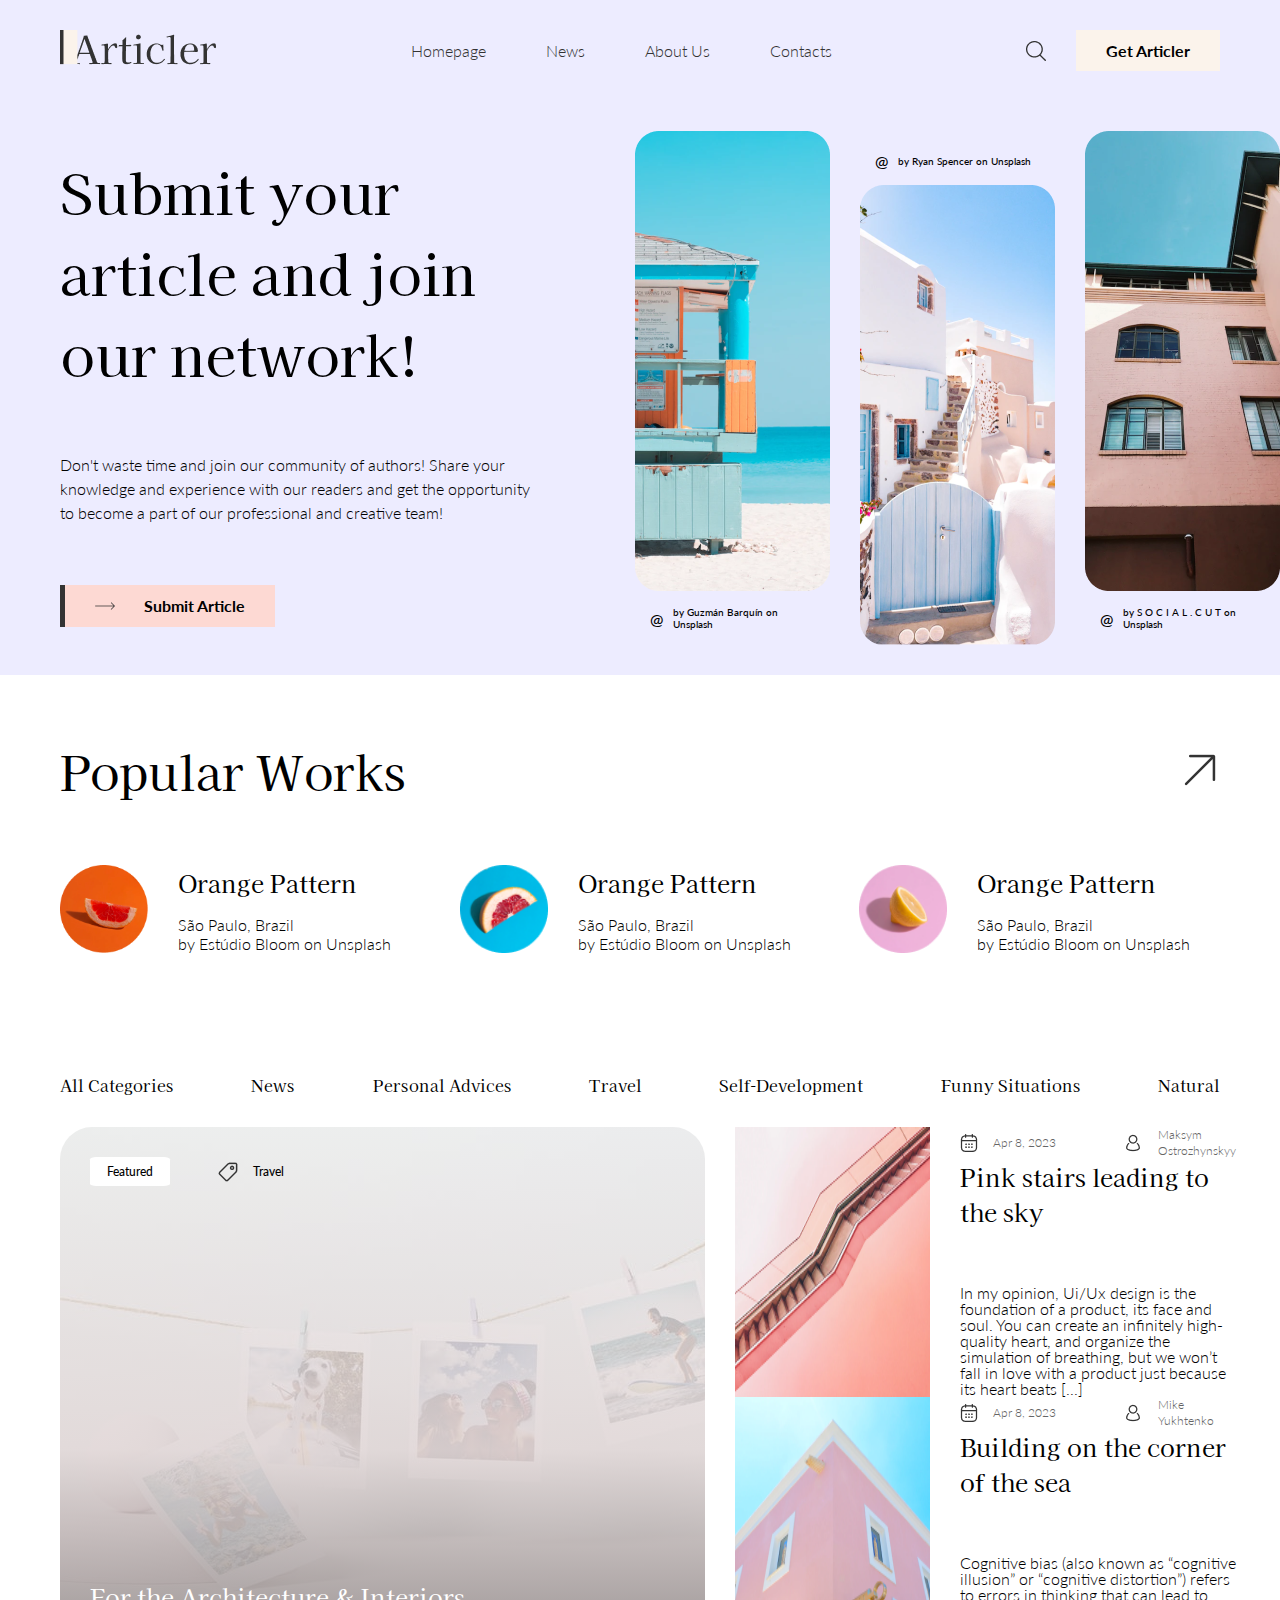
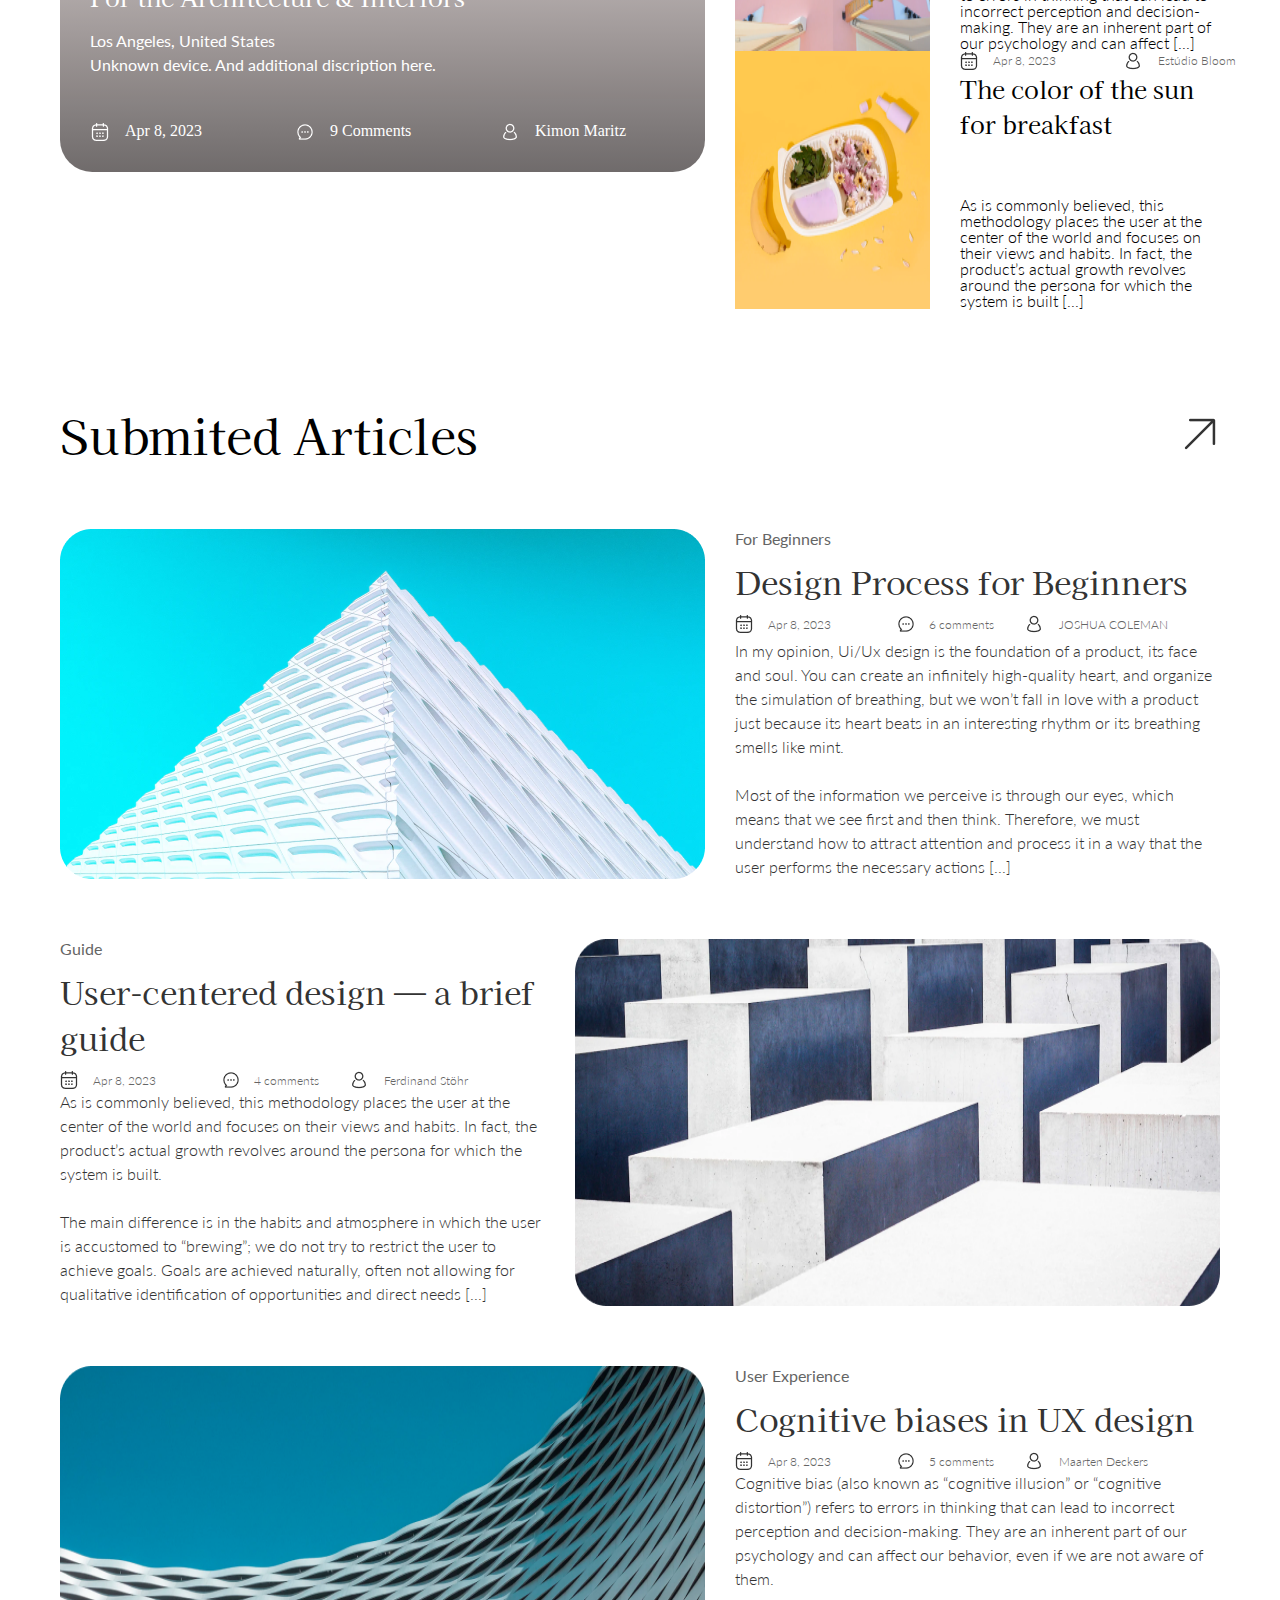
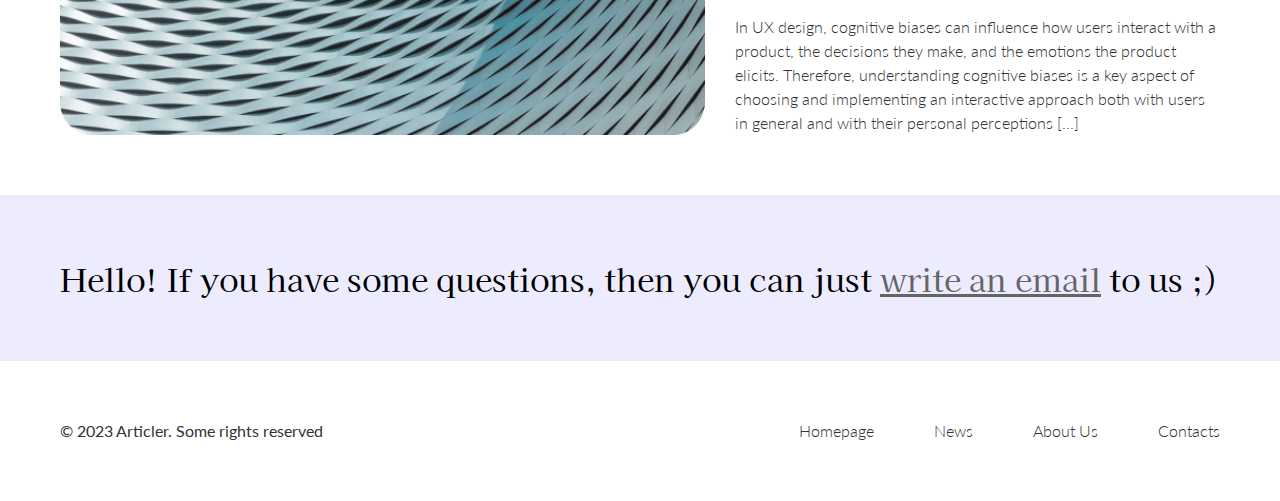
<file: Exercise-1/index.html>
<!DOCTYPE html>
<html lang="en">
<head>
    <meta charset="UTF-8">
    <meta name="viewport" content="width=device-width, initial-scale=1.0">
    <link rel="preconnect" href="https://fonts.googleapis.com">
    <link rel="preconnect" href="https://fonts.gstatic.com" crossorigin>
    <link href="https://fonts.googleapis.com/css2?family=Kaisei+Decol:wght@400;500;700&family=Lato:ital,wght@0,100;0,300;0,400;0,700;0,900;1,100;1,300;1,400;1,700;1,900&display=swap" rel="stylesheet">
    <link rel="stylesheet" href="style.css">
    <title>Articler</title>
</head>
<body>
    <nav>
        <a href="#"><img src="./img/logo.png" alt="Logo Company"></a>
        <ul>
            <li>Homepage</li>
            <li>News</li>
            <li>About Us</li>
            <li>Contacts</li>
        </ul>
        <div class="search-bar">
            <img src="./img/search.png" alt="Search Logo">
            <button type="submit" class="search-button">
                Get Articler
            </button>
        </div>
    </nav>
    <main>
        <section class="section-1">
            <div class="section1-text">
                <h1>Submit your article and join our network!</h1>
                <p>Don't waste time and join our community of authors! Share your knowledge and experience with our readers and get the opportunity to become a part of our professional and creative team!</p>
                <div id="btn-section1">
                    <img src="./img/right-arrow.png" alt="button arrow">
                    Submit Article
                </div>
            </div>
            <div class="section1-img">
                <div class="img-container">
                    <img src="./img/img1.png" alt="image1">
                    <div class="img-container-text">
                        <span>@</span>
                        <p>by Guzmán Barquín on Unsplash</p>
                    </div>
                </div>
                <div class="img-container">
                    <img src="./img/img2.png" alt="image1">
                    <div class="img-container-text">
                        <span>@</span>
                        <p>by Ryan Spencer on Unsplash</p>
                    </div>
                </div>
                <div class="img-container">
                    <img src="./img/img3.png" alt="image1">
                    <div class="img-container-text">
                        <span>@</span>
                        <p>by S O C I A L . C U T on Unsplash</p>
                    </div>
                </div>
            </div>
        </section>
        <section class="section-2">
            <div class="section-header">
                <h1>Popular Works</h1>
                <img src="./img/up-right-arrow.png" alt="arrow" class="img-header">
            </div>
            <div class="pattern-container">
                <div class="pattern-item">
                    <img src="./img/orange.png" alt="orange pattern">
                    <div class="pattern-text">
                        <h2>Orange Pattern</h2>
                        <p>São Paulo, Brazil<br>
                            by Estúdio Bloom on Unsplash</p>
                    </div>
                </div>
                <div class="pattern-item">
                    <img src="./img/blue.png" alt="blue pattern">
                    <div class="pattern-text">
                        <h2>Orange Pattern</h2>
                        <p>São Paulo, Brazil<br>
                            by Estúdio Bloom on Unsplash</p>
                    </div>
                </div>
                <div class="pattern-item">
                    <img src="./img/Lemon.png" alt="Lemon pattern">
                    <div class="pattern-text">
                        <h2>Orange Pattern</h2>
                        <p>São Paulo, Brazil<br>
                            by Estúdio Bloom on Unsplash</p>
                    </div>
                </div>
            </div>
        </section>
        <section class="section-3">
            <div class="section3-bar">
                <ul>
                    <li>All Categories</li>
                    <li>News</li>
                    <li>Personal Advices</li>
                    <li>Travel</li>
                    <li>Self-Development</li>
                    <li>Funny Situations</li>
                    <li>Natural</li>
                </ul>
            </div>
            <div class="section3-blog">
                <div class="left-blog">
                    <div class="top-tags">
                        <p>Featured</p>
                        <div class="tag">
                            <img src="./img/tag.png" alt="tag icon" style="height: 20px; width: 20px;">
                            <p>Travel</p>
                        </div>
                    </div>
                    <div class="bottom-tags">
                        <h2>For the Architecture & Interiors</h2>
                        <p style="margin-bottom: 30px;">Los Angeles, United States<br>
                            Unknown device. And additional discription here.</p>
                        <div class="bottom-tags-1">
                            <div class="bottom-tags-item">
                                <img src="./img/calendar.png" alt="calendar">
                                <p>Apr 8, 2023</p>
                            </div>
                            <div class="bottom-tags-item">
                                <img src="./img/comment.png" alt="comment">
                                <p>9 Comments</p>
                            </div>
                            <div class="bottom-tags-item">
                                <img src="./img/account.png" alt="account">
                                <p>Kimon Maritz</p>
                            </div>
                        </div>
                    </div>
                </div>
                <div class="right-blog">
                    <div class="blog-item">
                        <img src="./img/Frame-5.png" alt="image of architecture and interiors">
                        <div class="right-blog-item">
                            <div class="information-container">
                                <div class="information">
                                    <img src="./img/calendar-black.png" alt="calender">
                                    <p style="width: 100px;">Apr 8, 2023</p>
                                </div>
                                <div class="information">
                                    <img src="./img/account-black.png" alt="account">
                                    <p>Maksym Ostrozhynskyy</p>
                                </div>
                            </div>
                            <h2>Pink stairs leading to the sky</h2>
                            <p>In my opinion, Ui/Ux design is the foundation of a product, its face and soul. You can create an infinitely 
                                high-quality heart, and organize the simulation of breathing, 
                                but we won’t fall in love with a product just because its heart beats [...]</p>
                        </div>
                    </div>
                    <div class="blog-item">
                        <img src="./img/Frame-6.png" alt="image of architecture and interiors">
                        <div class="right-blog-item">
                            <div class="information-container">
                                <div class="information">
                                    <img src="./img/calendar-black.png" alt="calender">
                                    <p style="width: 100px;">Apr 8, 2023</p>
                                </div>
                                <div class="information">
                                    <img src="./img/account-black.png" alt="account">
                                    <p>Mike Yukhtenko</p>
                                </div>
                            </div>
                            <h2>Building on the corner of the sea</h2>
                            <p>Cognitive bias (also known as “cognitive illusion” or “cognitive distortion”) refers to errors in thinking that 
                                can lead to incorrect perception and decision-making. They are an inherent part of our psychology and can affect [...]</p>
                        </div>
                    </div>
                    <div class="blog-item">
                        <img src="./img/Frame-7.png" alt="image of architecture and interiors">
                        <div class="right-blog-item">
                            <div class="information-container">
                                <div class="information">
                                    <img src="./img/calendar-black.png" alt="calender">
                                    <p style="width: 100px;">Apr 8, 2023</p>
                                </div>
                                <div class="information">
                                    <img src="./img/account-black.png" alt="account">
                                    <p>Estúdio Bloom</p>
                                </div>
                            </div>
                            <h2>The color of the sun for breakfast</h2>
                            <p>As is commonly believed, this methodology places the user at the center of the world 
                                and focuses on their views and habits. In fact, the product’s actual growth revolves 
                                around the persona for which the system is built [...]</p>
                        </div>
                    </div>
                </div>
            </div>
        </section>
        <section class="section-4">
            <div class="section-header">
                <h1>Submited Articles</h1>
                <img src="./img/up-right-arrow.png" alt="arrow" class="img-header">
            </div>
            <div class="submited-article">
                <div class="article">
                    <img src="./img/article1.png" alt="article1">
                    <div class="article-detail">
                        <div class="article-top">
                            <p>For Beginners</p>
                            <h2>Design Process for Beginners</h2>
                            <div class="information-container">
                                <div class="information">
                                    <img src="./img/calendar-black.png" alt="calendar">
                                    <p style="width: 100px;">Apr 8, 2023</p>
                                </div>
                                <div class="information">
                                    <img src="./img/comment-black.png" alt="comment">
                                    <p>6 comments</p>
                                </div>
                                <div class="information">
                                    <img src="./img/account-black.png" alt="account">
                                    <p>JOSHUA COLEMAN</p>
                                </div>
                            </div>
                        </div>
                        <div class="article-text">
                            <p>In my opinion, Ui/Ux design is the foundation of a product, its face and soul. You can create an infinitely high-quality heart, and organize the simulation of breathing, 
                                but we won’t fall in love with a product just because its heart beats in an interesting rhythm or its breathing smells like mint.</p>
                                <br/>
                                <p>Most of the information we perceive is through our eyes, which means that we see first and then think. Therefore, we must understand how to attract 
                                    attention and process it in a way that the user performs the necessary actions [...]</p>
                        </div>
                    </div>
                </div>
                <div class="article">
                    <img src="./img/article2.png" alt="article2">
                    <div class="article-detail">
                        <div class="article-top">
                            <p>Guide</p>
                            <h2>User-centered design — a brief guide</h2>
                            <div class="information-container">
                                <div class="information">
                                    <img src="./img/calendar-black.png" alt="calendar">
                                    <p style="width: 100px;">Apr 8, 2023</p>
                                </div>
                                <div class="information">
                                    <img src="./img/comment-black.png" alt="comment">
                                    <p>4 comments</p>
                                </div>
                                <div class="information">
                                    <img src="./img/account-black.png" alt="account">
                                    <p>Ferdinand Stöhr</p>
                                </div>
                            </div>
                        </div>
                        <div class="article-text">
                            <p>As is commonly believed, this methodology places the user at the center of the world and focuses on their views and habits. In fact, the product’s actual growth revolves around the persona for which the system is built.</p>
                            <br/>
                            <p>
                                The main difference is in the habits and atmosphere in which the user is accustomed to “brewing”; we do not try to restrict the user to achieve goals. Goals are achieved naturally, often not allowing for qualitative identification of opportunities and direct needs [...]</p>
                        </div>
                    </div>
                </div>
                <div class="article">
                    <img src="./img/article3.png" alt="article3">
                    <div class="article-detail">
                        <div class="article-top">
                            <p>User Experience</p>
                            <h2>Cognitive biases in UX design </h2>
                            <div class="information-container">
                                <div class="information">
                                    <img src="./img/calendar-black.png" alt="calendar">
                                    <p style="width: 100px;">Apr 8, 2023</p>
                                </div>
                                <div class="information">
                                    <img src="./img/comment-black.png" alt="comment">
                                    <p>5 comments</p>
                                </div>
                                <div class="information">
                                    <img src="./img/account-black.png" alt="account">
                                    <p>Maarten Deckers</p>
                                </div>
                            </div>
                        </div>
                        <div class="article-text">
                            <p>Cognitive bias (also known as “cognitive illusion” or “cognitive distortion”) refers to errors in thinking that can lead to incorrect perception and decision-making. They are an inherent part of our psychology and can affect our behavior, even if we are not aware of them.</p>
                            <br/>
                            <p>
                                In UX design, cognitive biases can influence how users interact with a product, the decisions they make, and the emotions the product elicits. Therefore, understanding cognitive biases is a key aspect of choosing and implementing an interactive approach both with users in general and with their personal perceptions [...]</p>
                        </div>
                    </div>
                </div>
            </div>
        </section>
        <section class="section-5">
            <h2>Hello! If you have some questions, then you can just <span>write an email</span> to us ;)</h2>
        </section>
        <footer>
            <p>© 2023 Articler. Some rights reserved</p>
            <ul>
                <li><a href="#">Homepage</a></li>
                <li><a href="#">News</a></li>
                <li><a href="#">About Us</a></li>
                <li><a href="#">Contacts</a></li>
            </ul>
        </footer>
    </main>
</body>
</html>
</file>
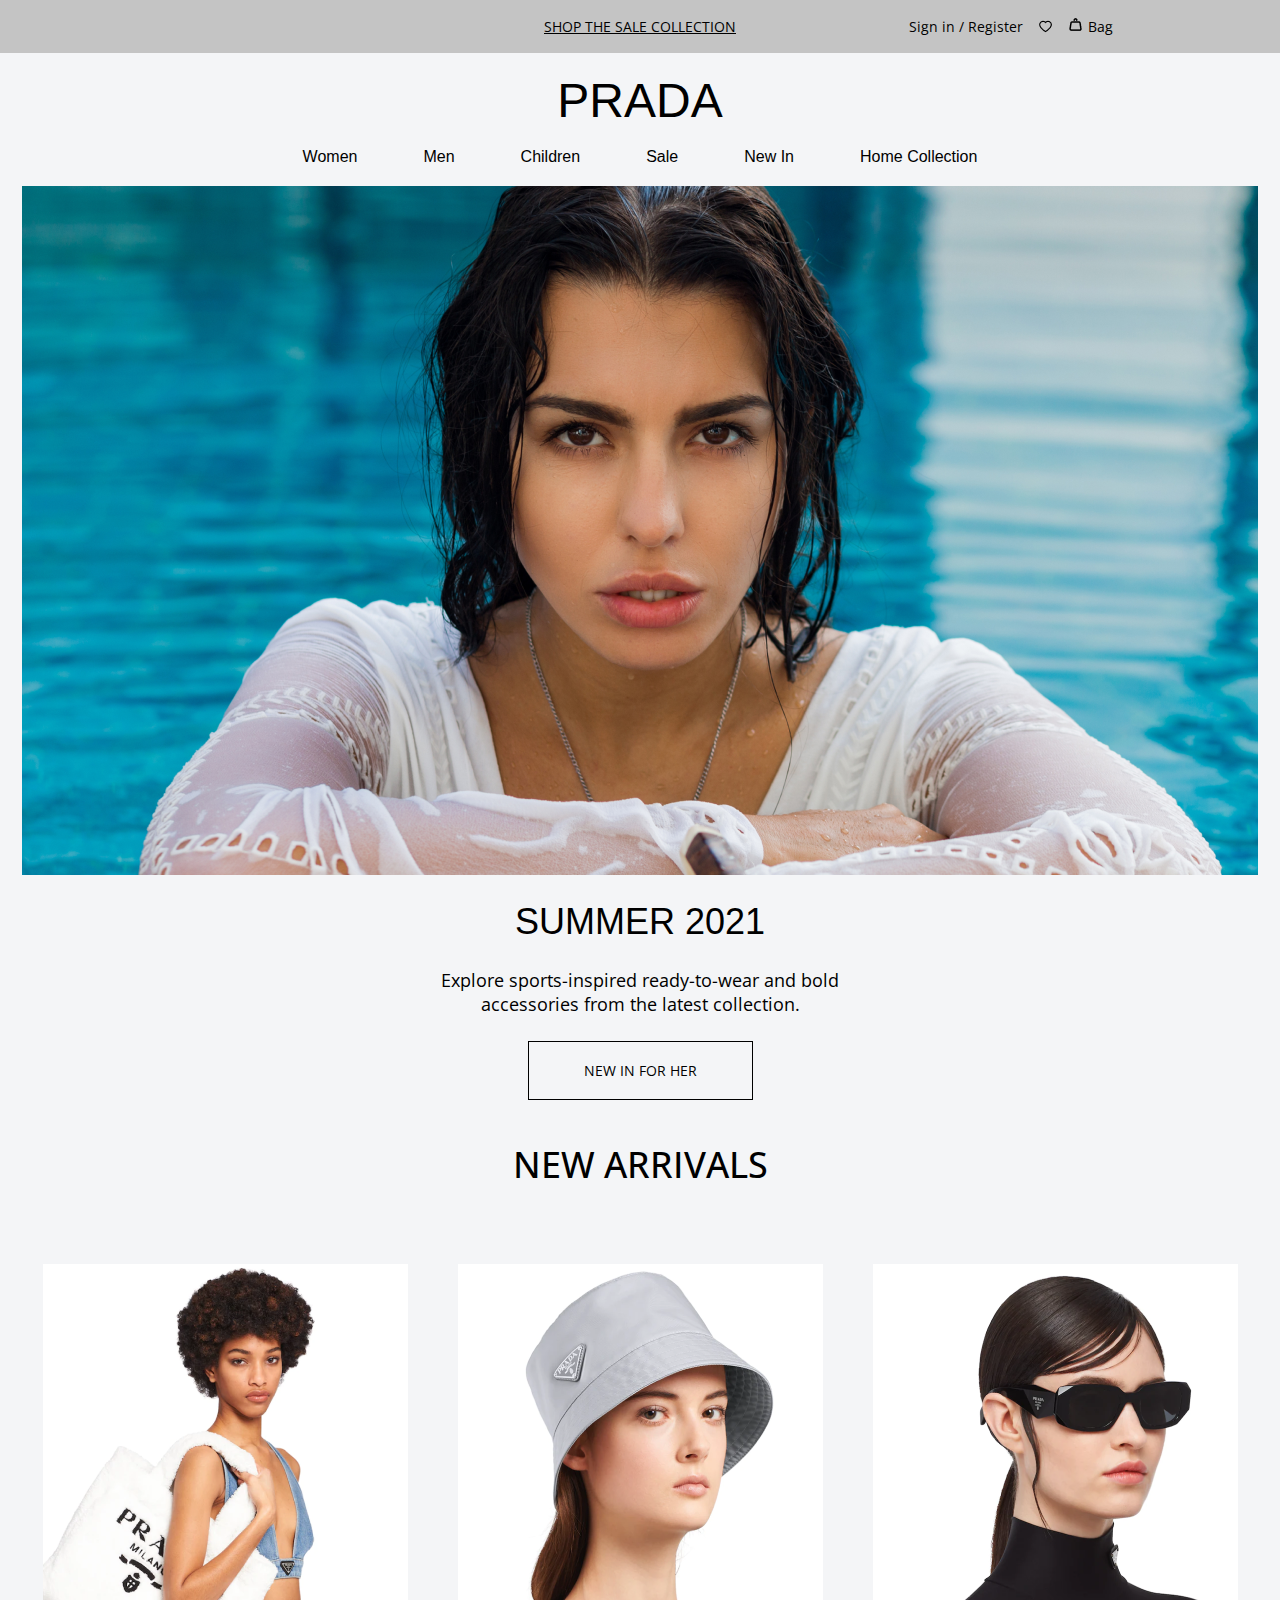
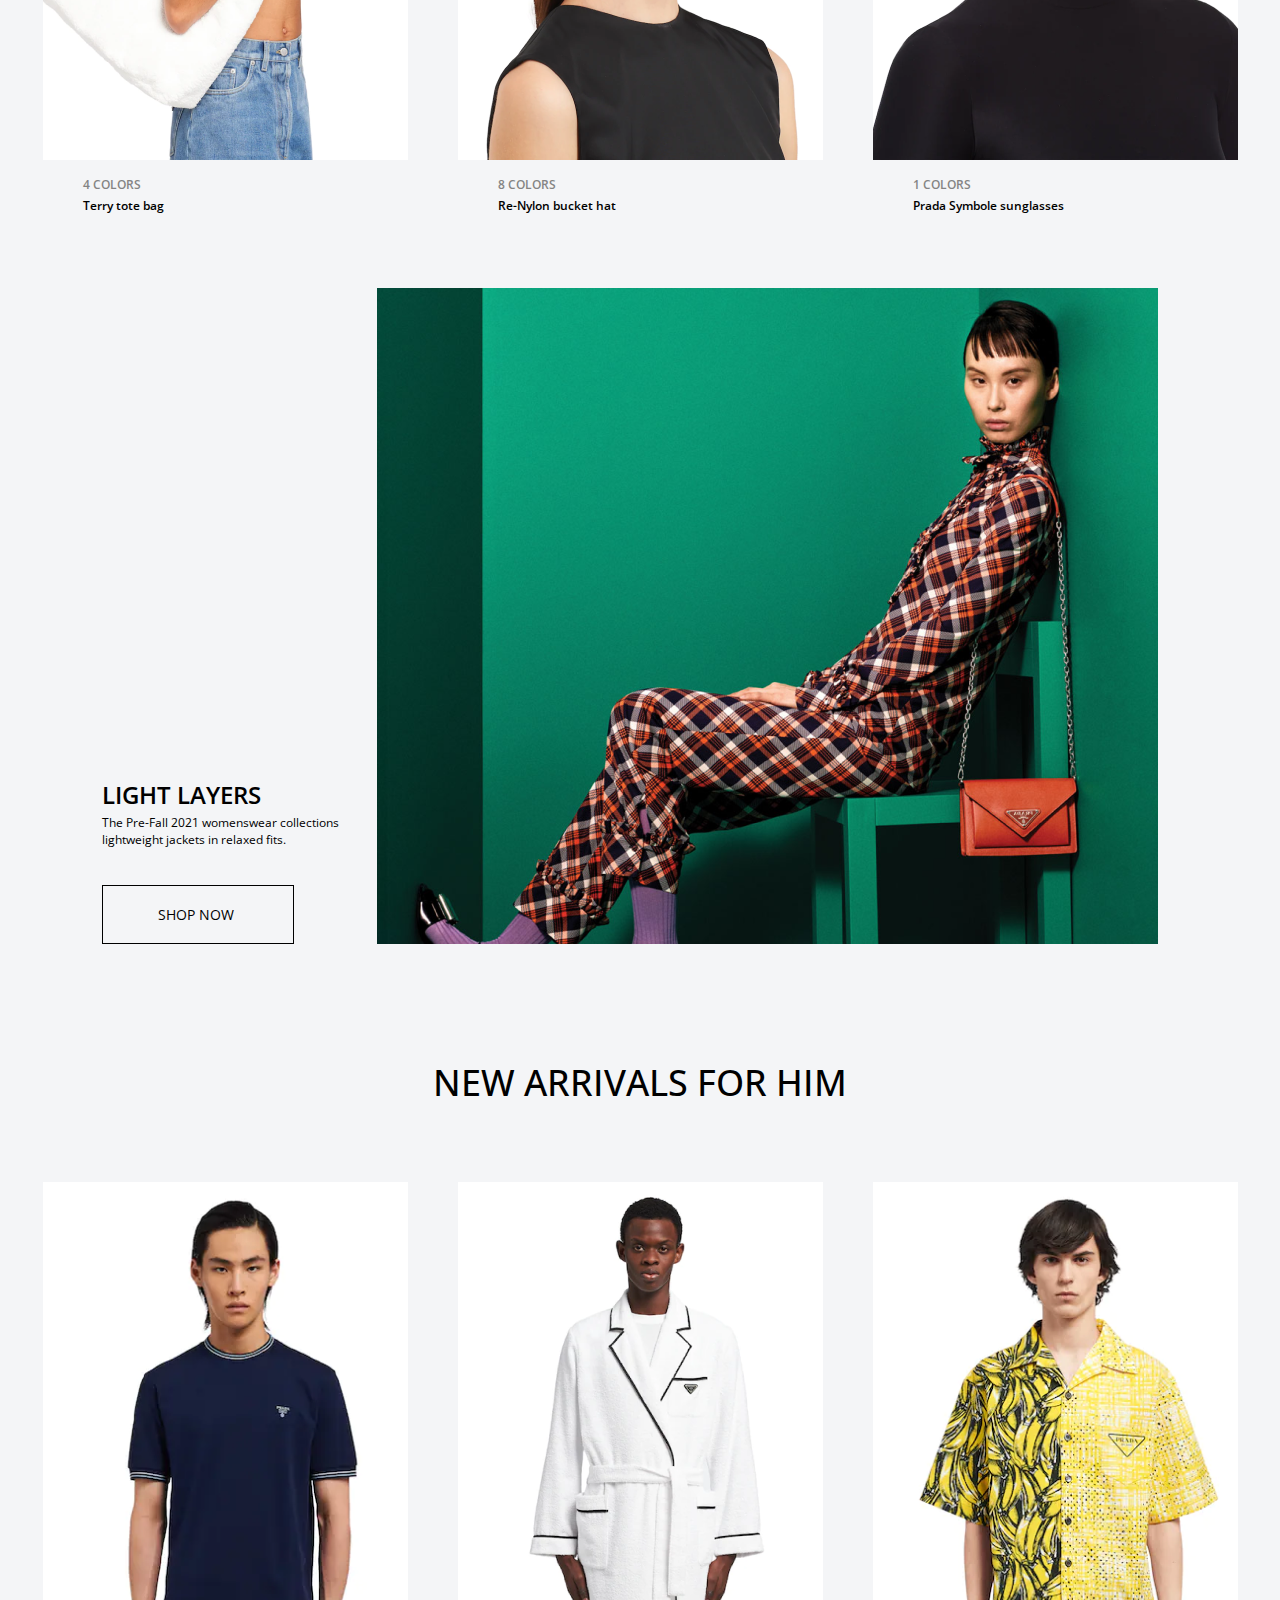
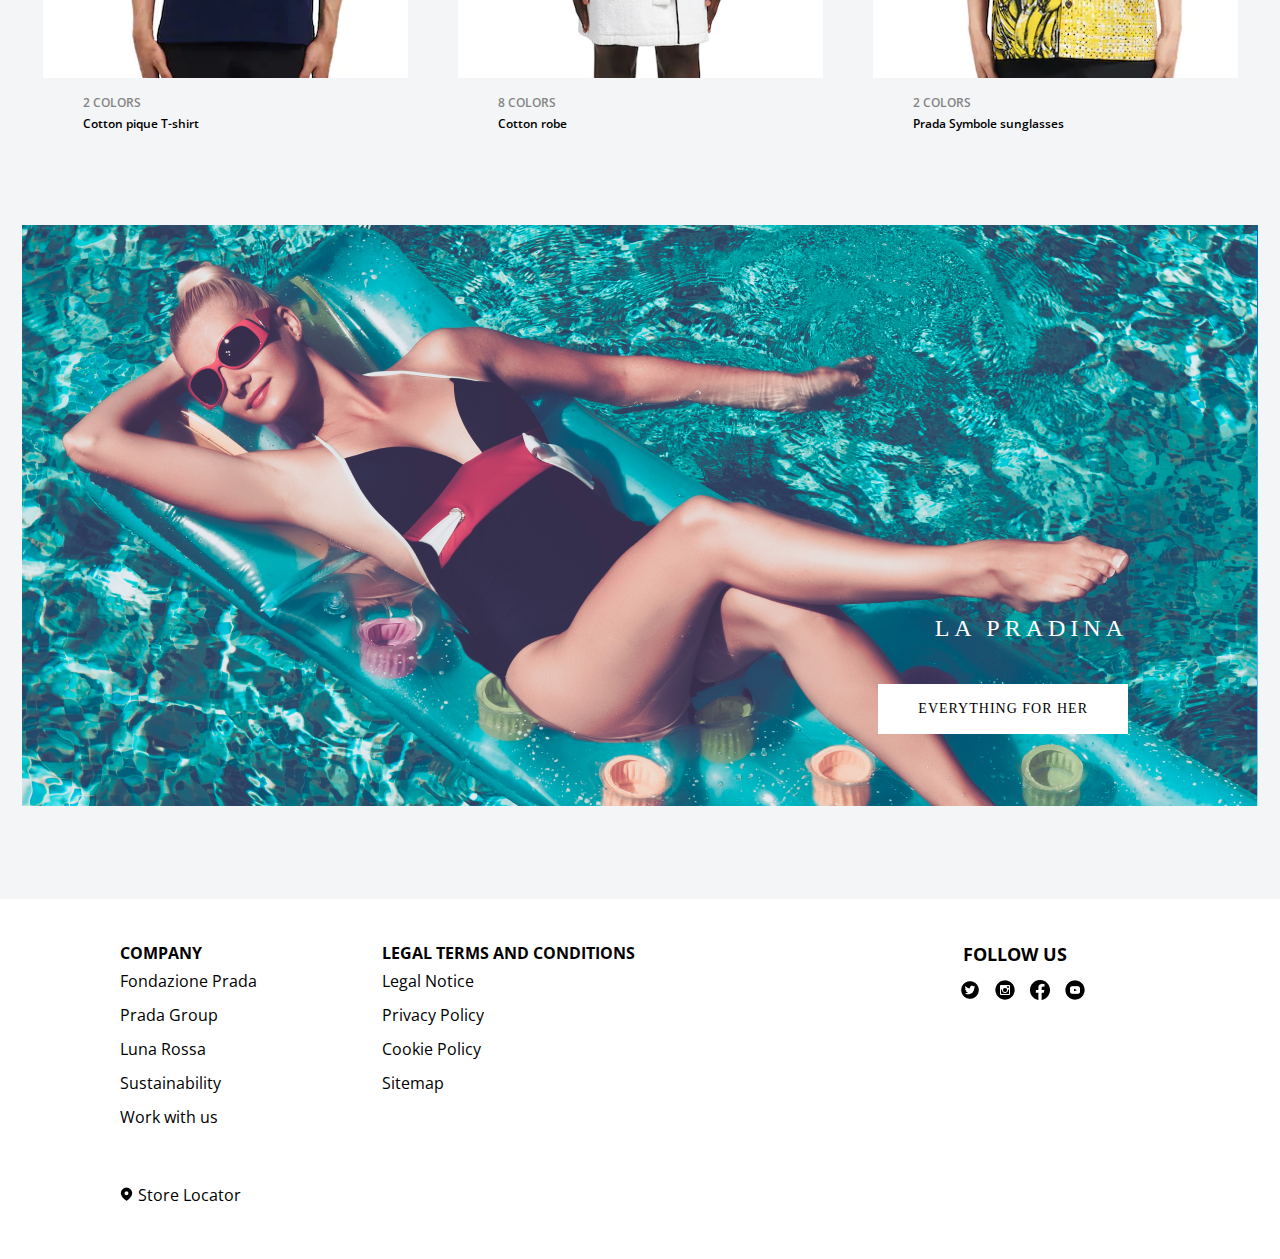
<file: Exercise-2/index.html>
<!DOCTYPE html>
<html lang="en">
<head>
    <meta charset="UTF-8">
    <meta name="viewport" content="width=device-width, initial-scale=1.0">
    <link rel="preconnect" href="https://fonts.googleapis.com">
    <link rel="preconnect" href="https://fonts.gstatic.com" crossorigin>
    <link href="https://fonts.googleapis.com/css2?family=Open+Sans:ital,wght@0,300..800;1,300..800&display=swap" rel="stylesheet">
    <link rel="stylesheet" href="style.css">
    <title>Prada</title>
</head>
<body>
    <nav>
        <div class="sign-bar">
            <p>SHOP THE SALE COLLECTION</p>
        </div>
        <div class="sign-in">
            <p>Sign in / Register</p>
            <img src="./img/ant-design_heart-outlined.png" alt="hear-outlined">
            <div class="bag-text">
                <img src="./img/iconoir_shopping-bag.png" alt="bag-outlined">
                <p>Bag</p>
            </div>
        </div>
    </nav>
    <main>
        <section class="section-1">
            <h1>PRADA</h1>
            <ul>
                <li>Women</li>
                <li>Men</li>
                <li>Children</li>
                <li>Sale</li>
                <li>New In</li>
                <li>Home Collection</li>
            </ul>
            <img src="./img/section-1.png" alt="image">
        </section>
        <section class="section-2">
            <h1>SUMMER 2021</h1>
            <p>Explore sports-inspired ready-to-wear and bold accessories from the latest collection.</p>
            <div class="btn-section">
                NEW IN FOR HER
            </div>
        </section>
        <section class="section-3">
            <h1>NEW ARRIVALS</h1>
            <div class="img-container">
                <div class="img-item">
                    <img src="./img/section3-img1.png" alt="img1">
                    <p style="color: #848484; padding-top: 16px;">4 COLORS</p>
                    <p style="padding-top: 4px;">Terry tote bag</p>
                </div>
                <div class="img-item">
                    <img src="./img/section3-img2.png" alt="img2">
                    <p style="color: #848484; padding-top: 16px;">8 COLORS</p>
                    <p style="padding-top: 4px;">Re-Nylon bucket hat</p>
                </div>
                <div class="img-item">
                    <img src="./img/section3-img3.png" alt="img3">
                    <p style="color: #848484; padding-top: 16px;">1 COLORS</p>
                    <p style="padding-top: 4px;">Prada Symbole sunglasses</p>
                </div>
            </div>
        </section>
        <section class="section-4">
            <div class="left-section4">
                <h2>LIGHT LAYERS</h2>
                <p>The Pre-Fall 2021 womenswear collections lightweight jackets in relaxed fits.</p>
                <div class="btn-section" style="width: 80px;">
                    SHOP NOW
                </div>
            </div>
            <img src="./img/section4-img1.png" alt="section4-img1">
        </section>
        <section class="section-3">
            <h1>NEW ARRIVALS FOR HIM</h1>
            <div class="img-container">
                <div class="img-item">
                    <img src="./img/section5-img1.png" alt="img1">
                    <p style="color: #848484; padding-top: 16px;">2 COLORS</p>
                    <p style="padding-top: 4px;">Cotton pique T-shirt</p>
                </div>
                <div class="img-item">
                    <img src="./img/section5-img2.png" alt="img2">
                    <p style="color: #848484; padding-top: 16px;">8 COLORS</p>
                    <p style="padding-top: 4px;">Cotton robe</p>
                </div>
                <div class="img-item">
                    <img src="./img/section5-img3.png" alt="img3">
                    <p style="color: #848484; padding-top: 16px;">2 COLORS</p>
                    <p style="padding-top: 4px;">Prada Symbole sunglasses</p>
                </div>
            </div>
        </section>
        <section class="section-6">
            <div class="section6-info">
                <h2>LA PRADINA</h2>
                <div class="btn-section6">
                    <p>EVERYTHING FOR HER</p>
                </div>
            </div>
        </section>
    </main>
    <footer>
        <ul class="company">
            <li class="title-footer">COMPANY</li>
            <li>Fondazione Prada</li>
            <li>Prada Group</li>
            <li>Luna Rossa</li>
            <li>Sustainability</li>
            <li>Work with us</li>
            <li class="location-footer"><img src="./img/location.png" alt="loc icon">Store Locator</li>
        </ul>
        <ul>
            <li class="title-footer">LEGAL TERMS AND CONDITIONS</li>
            <li>Legal Notice</li>
            <li>Privacy Policy</li>
            <li>Cookie Policy</li>
            <li>Sitemap </li>
        </ul>
        <div class="socmed">
            <h3>FOLLOW US</h3>
            <div class="img-socmed">
                <img src="./img/ant-design_twitter-circle-filled.png" alt="twitter">
                <img src="./img/entypo-social_instagram-with-circle.png" alt="ig">
                <img src="./img/akar-icons_facebook-fill.png" alt="fb">
                <img src="./img/entypo-social_youtube-with-circle.png" alt="ytb">
            </div>
        </div>
    </footer>
</body>
</html>
</file>
<file: Exercise-1/style.css>
:root {
  --font-primary: "Kaisei Decol", sans-serif;
  --font-secondary: "Lato", sans-serif;
}

* {
  margin: 0;
  padding: 0;
}

body {
  background-color: #ffffff;
  min-height: 100vh;
}

nav {
  background-color: #edecff;
  display: flex;
  justify-content: space-between;
  padding: 30px 60px;
}

nav ul {
  list-style-type: none;
  display: flex;
  justify-content: center;
  gap: 60px;
  align-items: center;
}

nav ul li {
  font-family: var(--font-secondary);
  font-weight: 300;
  color: #333333;
}

nav ul li:hover {
  font-weight: 400;
  cursor: pointer;
}

.search-bar {
  display: flex;
  align-items: center;
}

.search-bar img {
  width: 20px;
  height: 20px;
  cursor: pointer;
}

.search-button {
  font-family: var(--font-secondary);
  font-weight: 700;
  font-size: 16px;
  padding: 11px 30px;
  border: none;
  background-color: #fbf3eb;
  margin-left: 30px;
  cursor: pointer;
}

.section-1 {
  background-color: #edecff;
  display: flex;
  padding-top: 30px;
  align-items: center;
  padding-bottom: 30px;
}

.section1-text {
  display: flex;
  flex-direction: column;
  gap: 60px;
  text-align: left;
  padding-left: 60px;
  margin-right: 50px;
  max-width: 610px;
}

.section1-text h1 {
  font-family: var(--font-primary);
  font-weight: 400;
  font-size: 56px;
}

.section1-text p {
  font-family: var(--font-secondary);
  font-weight: 300;
  font-size: 16px;
  line-height: 24px;
}

.section1-img {
  display: flex;
  gap: 30px;
  margin-left: 46px;
}

.img-container {
  display: flex;
  flex-direction: column;
}

.img-container-text {
  display: flex;
  margin: 15px;
  align-items: center;
  font-family: var(--font-secondary);
  font-weight: 500;
}

.img-container-text p {
  padding-left: 10px;
  font-size: 10px;
}

.img-container:nth-child(even) {
  flex-direction: column-reverse;
}

#btn-section1 {
  display: flex;
  justify-content: space-between;
  background-color: #fdd9d3;
  border: none;
  max-width: 150px;
  padding: 11px 30px;
  font-family: var(--font-secondary);
  font-weight: 700;
  border-left: 5px solid #333333;
  font-size: 16px;
}

#btn-section1:hover {
  cursor: pointer;
  background-color: #e6babf;
  scale: 1.05;
}

.section-2 {
  padding: 60px;
}

.section-header {
  display: flex;
  justify-content: space-between;
  align-items: center;
  margin-bottom: 60px;
}

.section-header h1 {
  font-family: var(--font-primary);
  font-weight: 400;
  font-size: 48px;
}

.pattern-container {
  display: flex;
  justify-content: space-between;
}

.pattern-item {
  display: flex;
}

.pattern-item img {
  width: 88px;
  height: 88px;
}

.pattern-text {
  display: flex;
  flex-direction: column;
  justify-content: space-between;
  padding: 0px 30px;
}

.pattern-text h2 {
  font-family: var(--font-primary);
  font-weight: 400;
  font-size: 24px;
}

.pattern-text p {
  font-family: var(--font-secondary);
  font-weight: 300;
  font-size: 16px;
}

.section-3 {
  padding: 60px 60px 30px 60px;
}

.section3-bar ul {
  display: flex;
  list-style-type: none;
  justify-content: space-between;
  font-family: var(--font-primary);
  font-weight: 400;
  font-size: 16px;
}

.section3-bar ul li:hover {
  text-decoration: underline;
  cursor: pointer;
}

.left-blog {
  background-image: linear-gradient(
      to top,
      rgba(99, 93, 93, 0.9),
      rgba(226, 216, 216, 0.9),
      rgba(244, 238, 238, 0.5)
    ),
    url("./img/blog-left.jpg");
  width: 645px;
  height: 645px;
  border-radius: 5%;
  display: flex;
  flex-direction: column;
  justify-content: space-between;
}

.section3-blog {
  display: flex;
  padding-top: 30px;
}

.top-tags {
  display: flex;
  justify-content: space-between;
  padding: 30px;
  max-width: 194px;
}

.top-tags p {
  font-family: var(--font-secondary);
  font-weight: 500;
  font-size: 12px;
}

.top-tags > p {
  background-color: #ffffff;
  border-radius: 8%;
  padding: 7px 17px;
  border: none;
}

.tag {
  display: flex;
  justify-content: space-between;
  align-items: center;
}

.tag p {
  margin: 1px 0px 1px 15px;
}

.bottom-tags {
  display: flex;
  flex-direction: column;
  padding: 30px;
  gap: 15px;
  color: #ffffff;
}

.bottom-tags h2 {
  font-family: var(--font-primary);
  font-weight: 400;
  font-size: 24px;
}

.bottom-tags > p {
  font-family: var(--font-secondary);
  font-weight: 400;
  font-size: 16px;
  line-height: 24px;
}

.bottom-tags-1 {
  display: flex;
}

.bottom-tags-1 p {
  width: 110px;
}

.bottom-tags-item {
  display: flex;
  gap: 15px;
  margin-right: 60px;
}

.right-blog {
  display: flex;
  flex-direction: column;
  padding-left: 30px;
  justify-content: space-between;
}

.blog-item {
  display: flex;
}

.right-blog-item {
  display: flex;
  flex-direction: column;
  justify-content: space-between;
  padding-left: 30px;
}

.right-blog-item h2 {
  margin-bottom: 56px;
}

.information-container {
  display: flex;
  gap: 30px;
}

.information {
  display: flex;
  gap: 15px;
  align-items: center;
}

.right-blog-item p {
  font-family: var(--font-secondary);
  font-weight: 300;
  font-size: 16px;
  line-height: 16px;
}

.information > p {
  font-family: var(--font-secondary);
  font-weight: 300;
  font-size: 12px;
  color: #656565;
}

.right-blog-item h2 {
  font-family: var(--font-primary);
  font-weight: 400;
  font-size: 24;
}

.section-4 {
  padding: 60px;
}

.img-header {
  height: 40px;
  width: 40px;
}

.submited-article {
  display: flex;
  flex-direction: column;
  gap: 60px;
}

.article {
  display: flex;
  gap: 30px;
}

.article-detail {
  display: flex;
  flex-direction: column;
  justify-content: space-between;
}

.article-top {
  display: flex;
  flex-direction: column;
  gap: 10px;
}

.article-top > p {
  font-family: var(--font-secondary);
  font-weight: 400;
  font-size: 16px;
  color: #656565;
}

.article-top h2 {
  font-family: var(--font-primary);
  font-weight: 400;
  font-size: 32px;
  color: #333333;
}

.article-text {
  font-family: var(--font-secondary);
  font-weight: 300;
  font-size: 16px;
  color: #333333;
  line-height: 24px;
}

.article:nth-child(even) {
  flex-direction: row-reverse;
}

.section-5 {
  background-color: #edecff;
  padding: 60px;
}

.section-5 h2 {
  font-family: var(--font-primary);
  font-size: 32px;
  font-weight: 400;
}

.section-5 span {
  color: #656565;
  text-decoration: underline;
}

footer {
  display: flex;
  justify-content: space-between;
  padding: 60px;
}

footer ul {
  display: flex;
  list-style-type: none;
  gap: 60px;
}

footer a {
  font-family: var(--font-secondary);
  font-weight: 300;
  font-size: 16px;
  color: #333333;
}

footer p {
  font-family: var(--font-secondary);
  font-weight: 400;
  font-size: 16px;
  color: #333333;
}

footer a:hover {
  font-weight: 500;
}

a {
  text-decoration: none;
}
</file>
<file: Exercise-2/style.css>
:root {
  --regular: 400;
  --light: 300;
  --bold: 700;
  --font-primary: "Open Sans", sans-serif;
  --font-secondary: "Modern No. 20", sans-serif;
}

ul {
  list-style-type: none;
}

a {
  text-decoration: none;
}

* {
  margin: 0;
  padding: 0;
}

body {
  background-color: #f4f5f7;
}

.sign-bar {
  position: absolute;
  left: 50%;
  transform: translateX(-50%);
  text-decoration: underline;
}

.sign-in {
  display: flex;
  justify-content: center;
  gap: 15px;
  align-items: center;
  padding-right: 150px;
}

.sign-in img {
  width: 15px;
  height: 15px;
}

nav {
  display: flex;
  justify-content: flex-end;
  background-color: #c4c4c4;
  padding: 17px;
  font-family: var(--font-primary);
  font-weight: var(--regular);
  font-size: 14px;
}

.bag-text {
  display: flex;
  justify-content: space-between;
  gap: 5px;
}

.section-1 {
  display: flex;
  flex-direction: column;
  align-items: center;
  gap: 20px;
  padding-top: 20px;
}

.section-1 h1 {
  font-family: var(--font-secondary);
  font-weight: var(--regular);
  font-size: 48px;
}

.section-1 ul {
  display: flex;
  list-style-type: none;
  gap: 66px;
}

.section-1 ul li {
  font-family: var(--font-secondary);
  font-weight: var(--regular);
  font-size: 16px;
}

.section-1 ul li:hover {
  text-decoration: underline;
  cursor: pointer;
}

.section-2 {
  display: flex;
  align-items: center;
  flex-direction: column;
  gap: 25px;
  padding-top: 26px;
  font-family: var(--font-primary);
  font-weight: var(--regular);
  font-size: 18px;
}

.section-2 p {
  text-align: center;
  width: 470px;
}

.btn-section {
  padding: 19px 55px;
  border: 1px solid black;
  font-family: var(--font-primary);
  font-weight: var(--regular);
  font-size: 14px;
}

.section-2 h1 {
  font-family: var(--font-secondary);
  font-size: 36px;
  font-weight: var(--regular);
}

.section-3 {
  display: flex;
  flex-direction: column;
  align-items: center;
  padding-top: 40px;
  gap: 75px;
}

.section-3 h1 {
  font-family: var(--font-primary);
  font-weight: 500;
  font-size: 36px;
}

.img-container {
  display: flex;
  gap: 50px;
}

.img-item {
  display: flex;
  flex-direction: column;
}

.img-item p {
  padding-left: 40px;
  font-family: var(--font-primary);
  font-weight: 600;
  font-size: 12px;
}

.section-4 {
  display: flex;
  justify-content: space-between;
  padding: 74px 122px 74px 102px;
}

.left-section4 {
  display: flex;
  flex-direction: column;
  justify-content: flex-end;
  font-family: var(--font-primary);
}

.left-section4 h2 {
  font-weight: 600;
  font-size: 24px;
}

.left-section4 p {
  font-weight: 400;
  font-size: 12px;
  width: 240px;
  padding-bottom: 37px;
  padding-top: 3px;
}

.section-6 {
  padding: 156px 102px 30px 102px;
  background-image: url("./img/bg-img.png");
  height: 581px;
  background-repeat: no-repeat;
  background-position: center;
  display: flex;
  flex-direction: column;
  align-items: flex-end;
  justify-content: flex-end;
}

.section-6 h2 {
  font-family: "Segoe UI";
  font-weight: 500;
  font-size: 24px;
  letter-spacing: 5px;
  color: #ffffff;
}

.btn-section6 {
  font-family: "Segoe UI";
  font-family: 600;
  font-size: 14px;
  margin-top: 42px;
  padding: 17px 40px;
  background-color: #ffffff;
  border: none;
  letter-spacing: 1px;
}

.section6-info {
  margin-bottom: 135px;
  display: flex;
  flex-direction: column;
  align-items: flex-end;
  margin-right: 50px;
}

footer {
  background-color: #ffffff;
  padding-top: 43px;
  padding-left: 120px;
  display: flex;
  gap: 125px;
  font-family: var(--font-primary);
}

footer ul li {
  padding-bottom: 12px;
}

.title-footer {
  font-weight: bold;
  padding-bottom: 6px;
}

.location-footer {
  padding-top: 44px;
}

.location-footer img {
  padding-right: 5px;
}

.company {
  padding-bottom: 41px;
}

.socmed {
  display: flex;
  flex-direction: column;
  gap: 14px;
  margin-left: 200px;
}

.img-socmed {
  display: flex;
  gap: 15px;
}

.socmed h3 {
  padding-left: 3px;
  font-size: 18px;
}

.img-socmed img {
  width: 20px;
  height: 20px;
}
</file>
